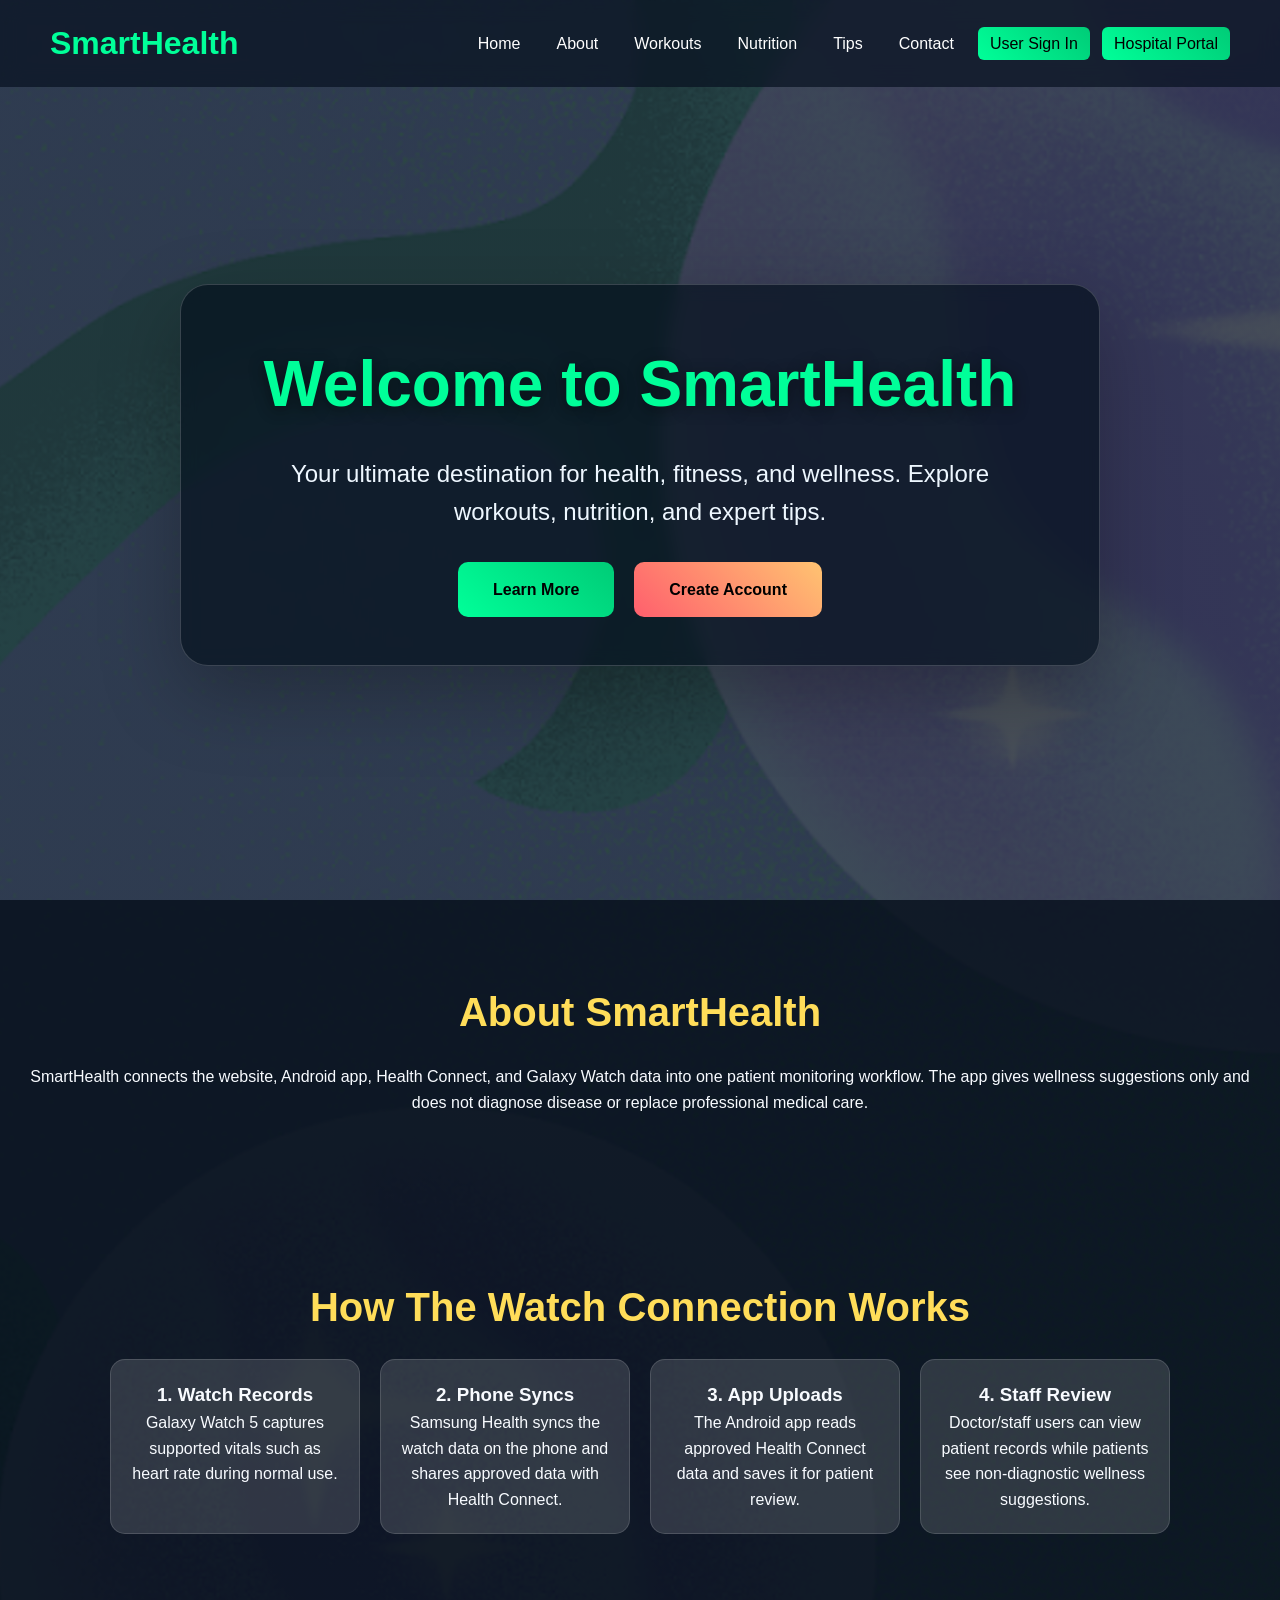
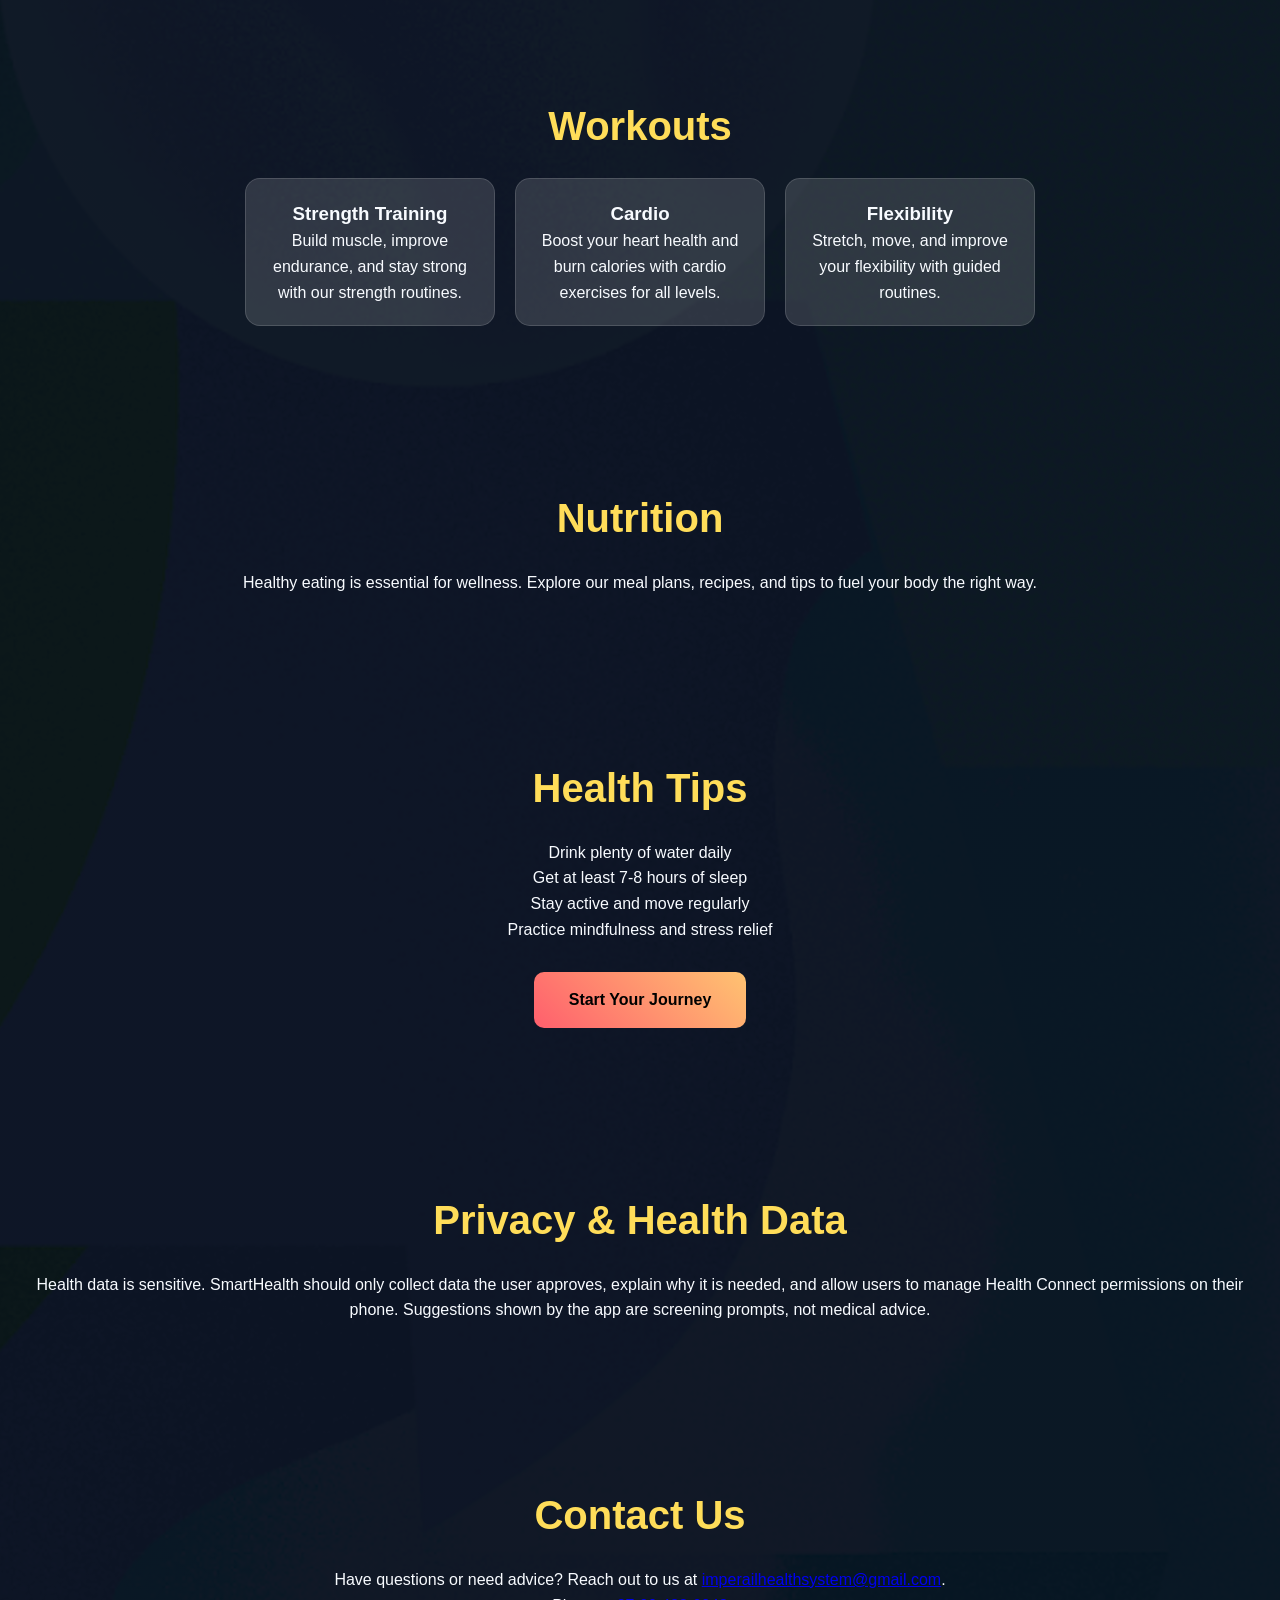
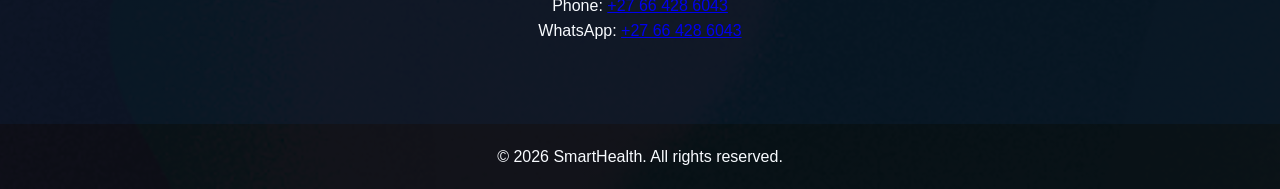
<file: AI HEALTH AGENT/web/index.html>
<!DOCTYPE html>
<html lang="en">
<head>
    <meta charset="UTF-8">
    <meta name="viewport" content="width=device-width, initial-scale=1.0">
    <title>HealthSystem - Your Health Journey</title>
    <link rel="stylesheet" href="style_1.css">
   <!-- <link href="https://fonts.googleapis.com/css2?family=Roboto:wght@400;700&display=swap" rel="stylesheet"> -->
</head>
<body>
    <!-- HEADER -->
    <header>
        <div class="logo" >SmartHealth</div>
        <div class="menu-icon" id="menuIcon">&#9776;</div>
        <nav id="navMenu">
            <ul>
                <li><a href="#home">Home</a></li>
                <li><a href="#about">About</a></li>
                <li><a href="#workouts">Workouts</a></li>
                <li><a href="#nutrition">Nutrition</a></li>
                <li><a href="#tips">Tips</a></li>
                <li><a href="#contact">Contact</a></li>
                <li><a href="user_sign.html" class="cta" >User Sign In</a></li>
                <li><a href="hospital_sign.jsp" class="cta" >Hospital Portal</a></li>
            </ul>
        </nav>
    </header>

    <section id="home" class="hero">
        <div class="hero-text">
            <h1>Welcome to SmartHealth</h1>
            <p>Your ultimate destination for health, fitness, and wellness. Explore workouts, nutrition, and expert tips.</p>
            <div class="hero-buttons">
                <a href="#about" class="btn">Learn More</a>
                <a href="welcome.html" class="btn btn-secondary" >Create Account</a>
            </div>
        </div>
    </section>

    <section id="about" class="info-section">
        <h2>About SmartHealth</h2>
        <p>SmartHealth connects the website, Android app, Health Connect, and Galaxy Watch data into one patient monitoring workflow. The app gives wellness suggestions only and does not diagnose disease or replace professional medical care.</p>
    </section>

    <section id="how-it-works" class="info-section">
        <h2>How The Watch Connection Works</h2>
        <div class="cards">
            <div class="card">
                <h3>1. Watch Records</h3>
                <p>Galaxy Watch 5 captures supported vitals such as heart rate during normal use.</p>
            </div>
            <div class="card">
                <h3>2. Phone Syncs</h3>
                <p>Samsung Health syncs the watch data on the phone and shares approved data with Health Connect.</p>
            </div>
            <div class="card">
                <h3>3. App Uploads</h3>
                <p>The Android app reads approved Health Connect data and saves it for patient review.</p>
            </div>
            <div class="card">
                <h3>4. Staff Review</h3>
                <p>Doctor/staff users can view patient records while patients see non-diagnostic wellness suggestions.</p>
            </div>
        </div>
    </section>

    
    <section id="workouts" class="info-section">
        <h2>Workouts</h2>
        <div class="cards">
            <div class="card">
                <h3>Strength Training</h3>
                <p>Build muscle, improve endurance, and stay strong with our strength routines.</p>
            </div>
            <div class="card">
                <h3>Cardio</h3>
                <p>Boost your heart health and burn calories with cardio exercises for all levels.</p>
            </div>
            <div class="card">
                <h3>Flexibility</h3>
                <p>Stretch, move, and improve your flexibility with guided routines.</p>
            </div>
        </div>
    </section>

    
    <section id="nutrition" class="info-section">
        <h2>Nutrition</h2>
        <p>Healthy eating is essential for wellness. Explore our meal plans, recipes, and tips to fuel your body the right way.</p>
    </section>

   
    <section id="tips" class="info-section">
        <h2>Health Tips</h2>
        
            <p>Drink plenty of water daily</p>
            <p>Get at least 7-8 hours of sleep</p>
            <p>Stay active and move regularly</p>
            <p>Practice mindfulness and stress relief</p>
        
        <div class="hero-buttons section-actions">
            <a href="welcome.html" class="btn btn-secondary">Start Your Journey</a>
        </div>
    </section>

    <section id="privacy" class="info-section">
        <h2>Privacy & Health Data</h2>
        <p>Health data is sensitive. SmartHealth should only collect data the user approves, explain why it is needed, and allow users to manage Health Connect permissions on their phone. Suggestions shown by the app are screening prompts, not medical advice.</p>
    </section>

    
    <section id="contact" class="info-section">
        <h2>Contact Us</h2>
        <p>Have questions or need advice? Reach out to us at <a href="mailto:imperailhealthsystem@gmail.com">imperailhealthsystem@gmail.com</a>.<br>
        Phone: <a href="tel:+27 66 428 6043">+27 66 428 6043</a><br>
        WhatsApp: <a href="https://wa.me/+27 66 428 6043">+27 66 428 6043</a>
        </p>
    </section>

    <footer>
        <p>&copy; 2026 SmartHealth. All rights reserved.</p>
    </footer>

    <script src="script.js"></script>
</body>
</html>
</file>
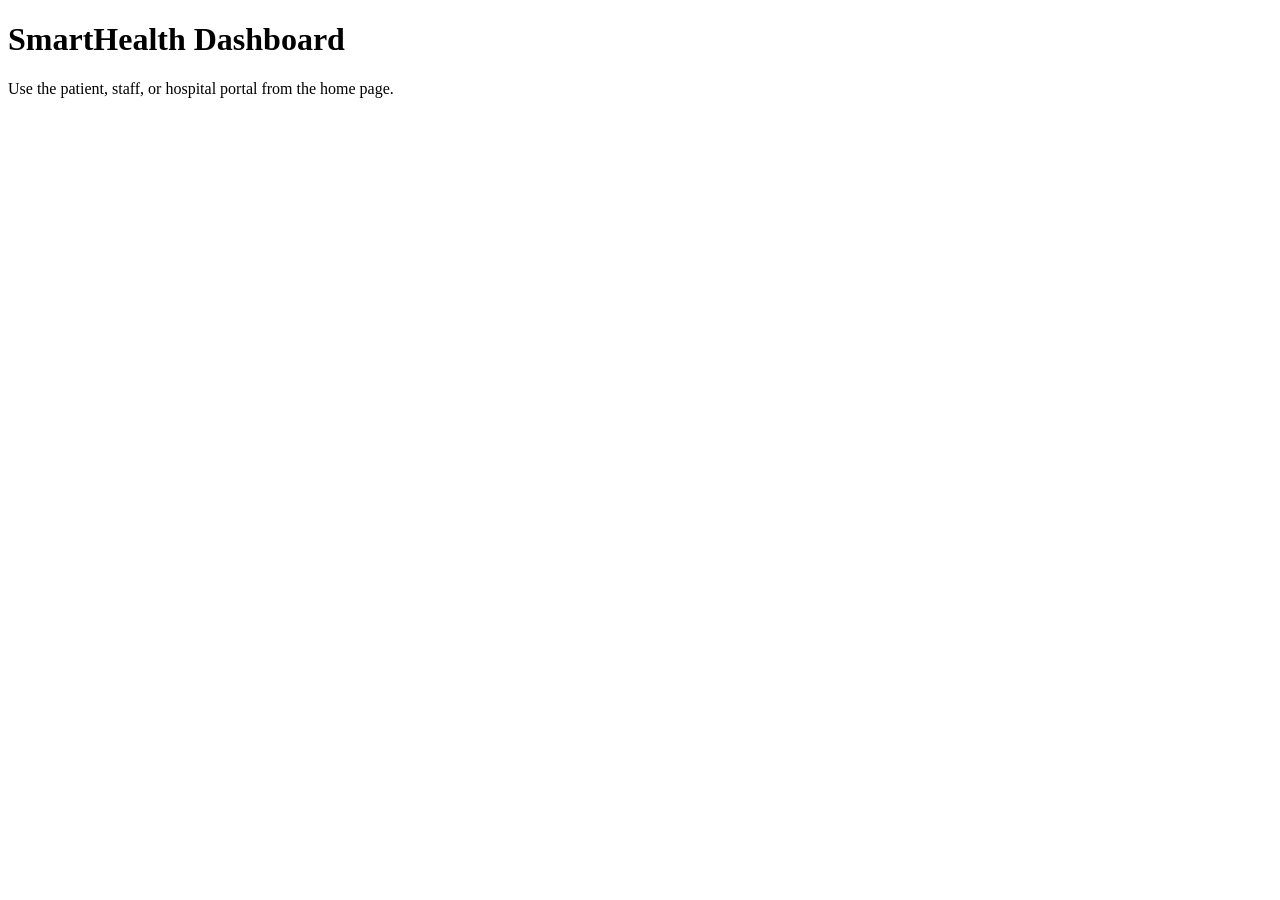
<file: AI HEALTH AGENT/web/dashboard.html>
<!DOCTYPE html>
<!--
Click nbfs://nbhost/SystemFileSystem/Templates/Licenses/license-default.txt to change this license
Click nbfs://nbhost/SystemFileSystem/Templates/JSP_Servlet/Html.html to edit this template
-->
<html>
    <head>
        <title>SmartHealth Dashboard</title>
        <meta charset="UTF-8">
        <meta name="viewport" content="width=device-width, initial-scale=1.0">
    </head>
    <body>
        <h1>SmartHealth Dashboard</h1>
        <p>Use the patient, staff, or hospital portal from the home page.</p>
    </body>
</html>
</file>
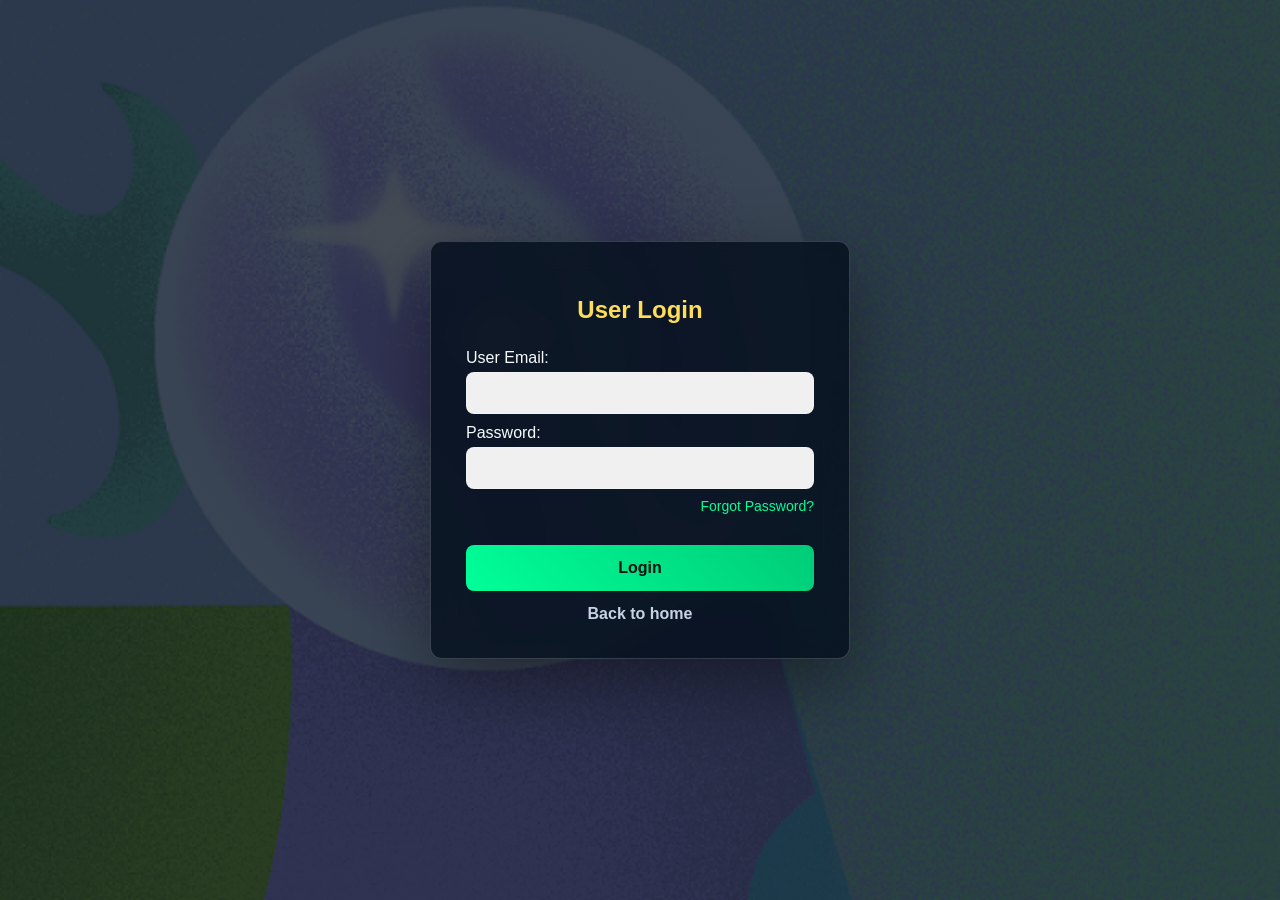
<file: AI HEALTH AGENT/web/user.html>
<!DOCTYPE html>
<html lang="en">
<head>
    <meta charset="UTF-8">
    <meta http-equiv="refresh" content="0;url=user_sign.html">
    <title>SmartHealth Sign In</title>
</head>
<body>
    <p>Redirecting to <a href="user_sign.html">patient sign in</a>.</p>
    <script>
        window.location.replace('user_sign.html');
    </script>
</body>
</html>
</file>
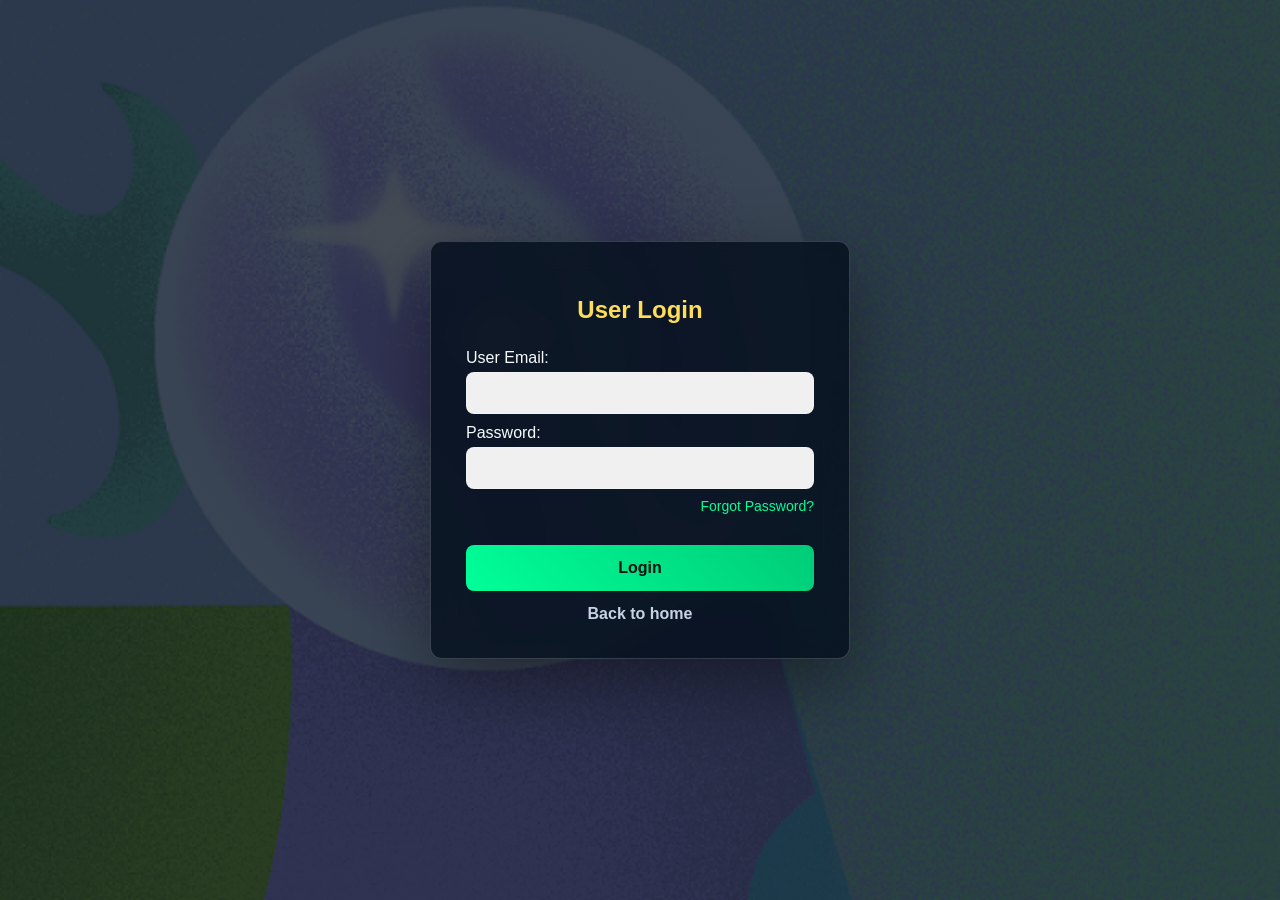
<file: AI HEALTH AGENT/web/user_sign.html>
<!DOCTYPE html>
<html lang="en">
<head>
    <meta charset="UTF-8">
    <meta name="viewport" content="width=device-width, initial-scale=1.0">
    <title>User Login</title>
    <link rel="stylesheet" href="auth.css">
</head>
<body>
    <main class="form-container">
        <h2>User Login</h2>
        <form action="UserConfirmServlet.do" method="post">

    <label for="username">User Email:</label>
    <input type="email" id="username" name="username" required>

    <label for="password">Password:</label>
    <input type="password" id="password" name="password" required>

    <div class="forgot-password">
        <a href="PasswordResetRequestServlet.do">Forgot Password?</a>
    </div>

    <div id="errorMsg" class="error"></div>

    <button type="submit">Login</button>

    <a class="secondary-link" href="index.html">Back to home</a>

</form>
    </main>
</body>
</html>
</file>
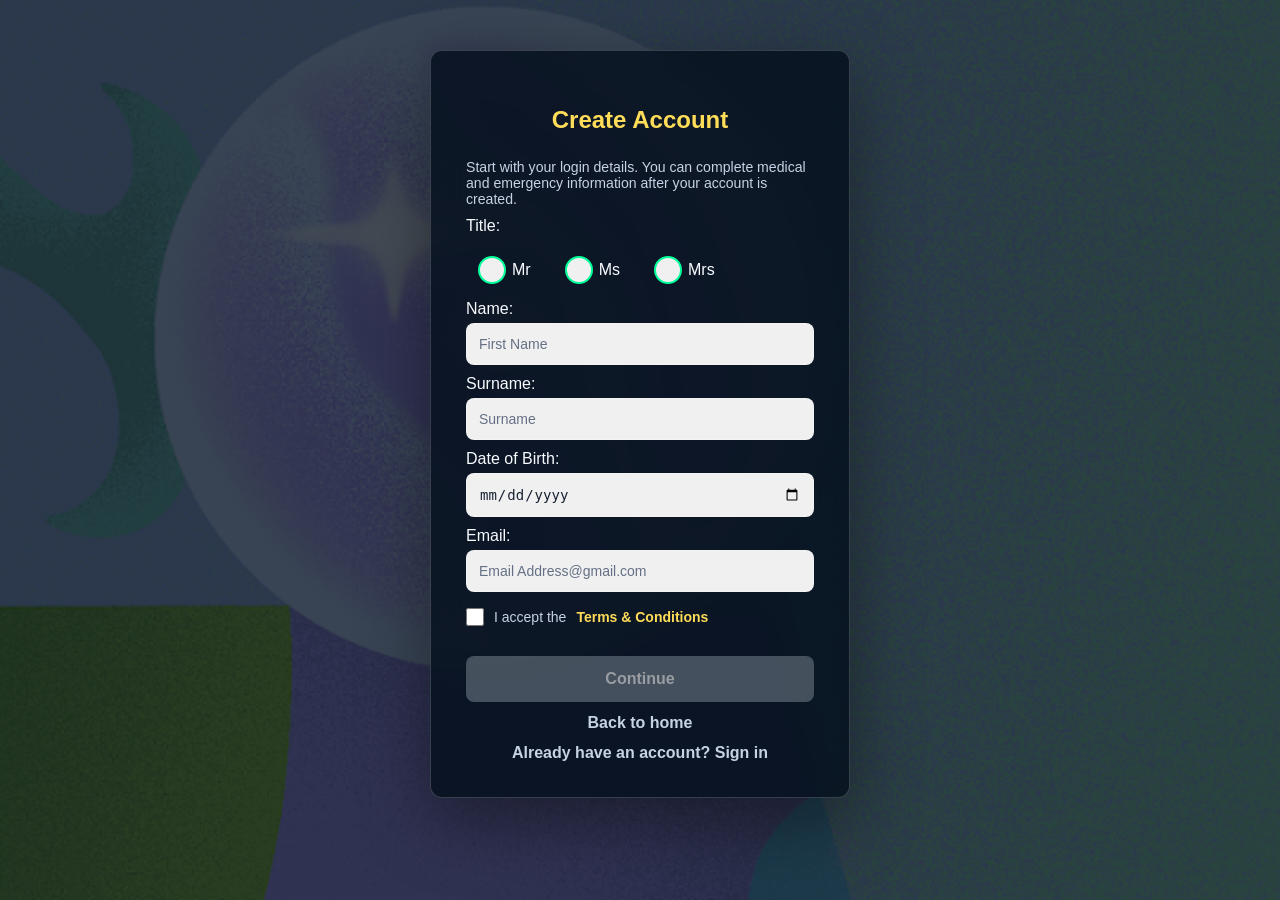
<file: AI HEALTH AGENT/web/welcome.html>
<!DOCTYPE html>
<html lang="en">
<head>
    <meta charset="UTF-8">
    <title>Registration Form</title>
    <link rel="stylesheet" href="style.css">
</head>
<body>

<div class="form-container">

    <h2>Create Account</h2>
    <p class="field-help">Start with your login details. You can complete medical and emergency information after your account is created.</p>

    <form action="SaveDataServlet.do" method="post">

        <label>Title:</label>
        <div class="radio-group">
                <label class="radio-option"><input type="radio" name="title" value="Mr"> Mr</label>
                <label class="radio-option"><input type="radio" name="title" value="Ms"> Ms</label>
                <label class="radio-option"><input type="radio" name="title" value="Mrs"> Mrs</label>
        </div>

        <label>Name:</label>
<input type="text" placeholder="First Name" name="first_name" required>

<label>Surname:</label>
<input type="text" placeholder="Surname" name="surname" required>

    <label for="dob">Date of Birth:</label>
    <input type="date" id="dob" name="dob" required>

	<label>Email:</label>
	<input type="email" placeholder="Email Address@gmail.com" name="email" required 
	pattern="^[a-zA-Z0-9._%+-]+@gmail\.com$">

	<div class="terms-box">
    <label class="checkbox-option">
        <input type="checkbox" id="termsCheckbox">
        I accept the 
        <a href="documents/Health_System_Terms.html" target="_blank">
            Terms & Conditions
        </a>
    </label>
</div>

<button type="submit" id="submitBtn" disabled>Continue</button>
        <a class="back-link" href="index.html">Back to home</a>
        <a class="back-link" href="user_sign.html">Already have an account? Sign in</a>

    </form>

</div>
    
<script src="patient-date.js"></script>
<script src="registration.js"></script>

</body>
</html>
</file>
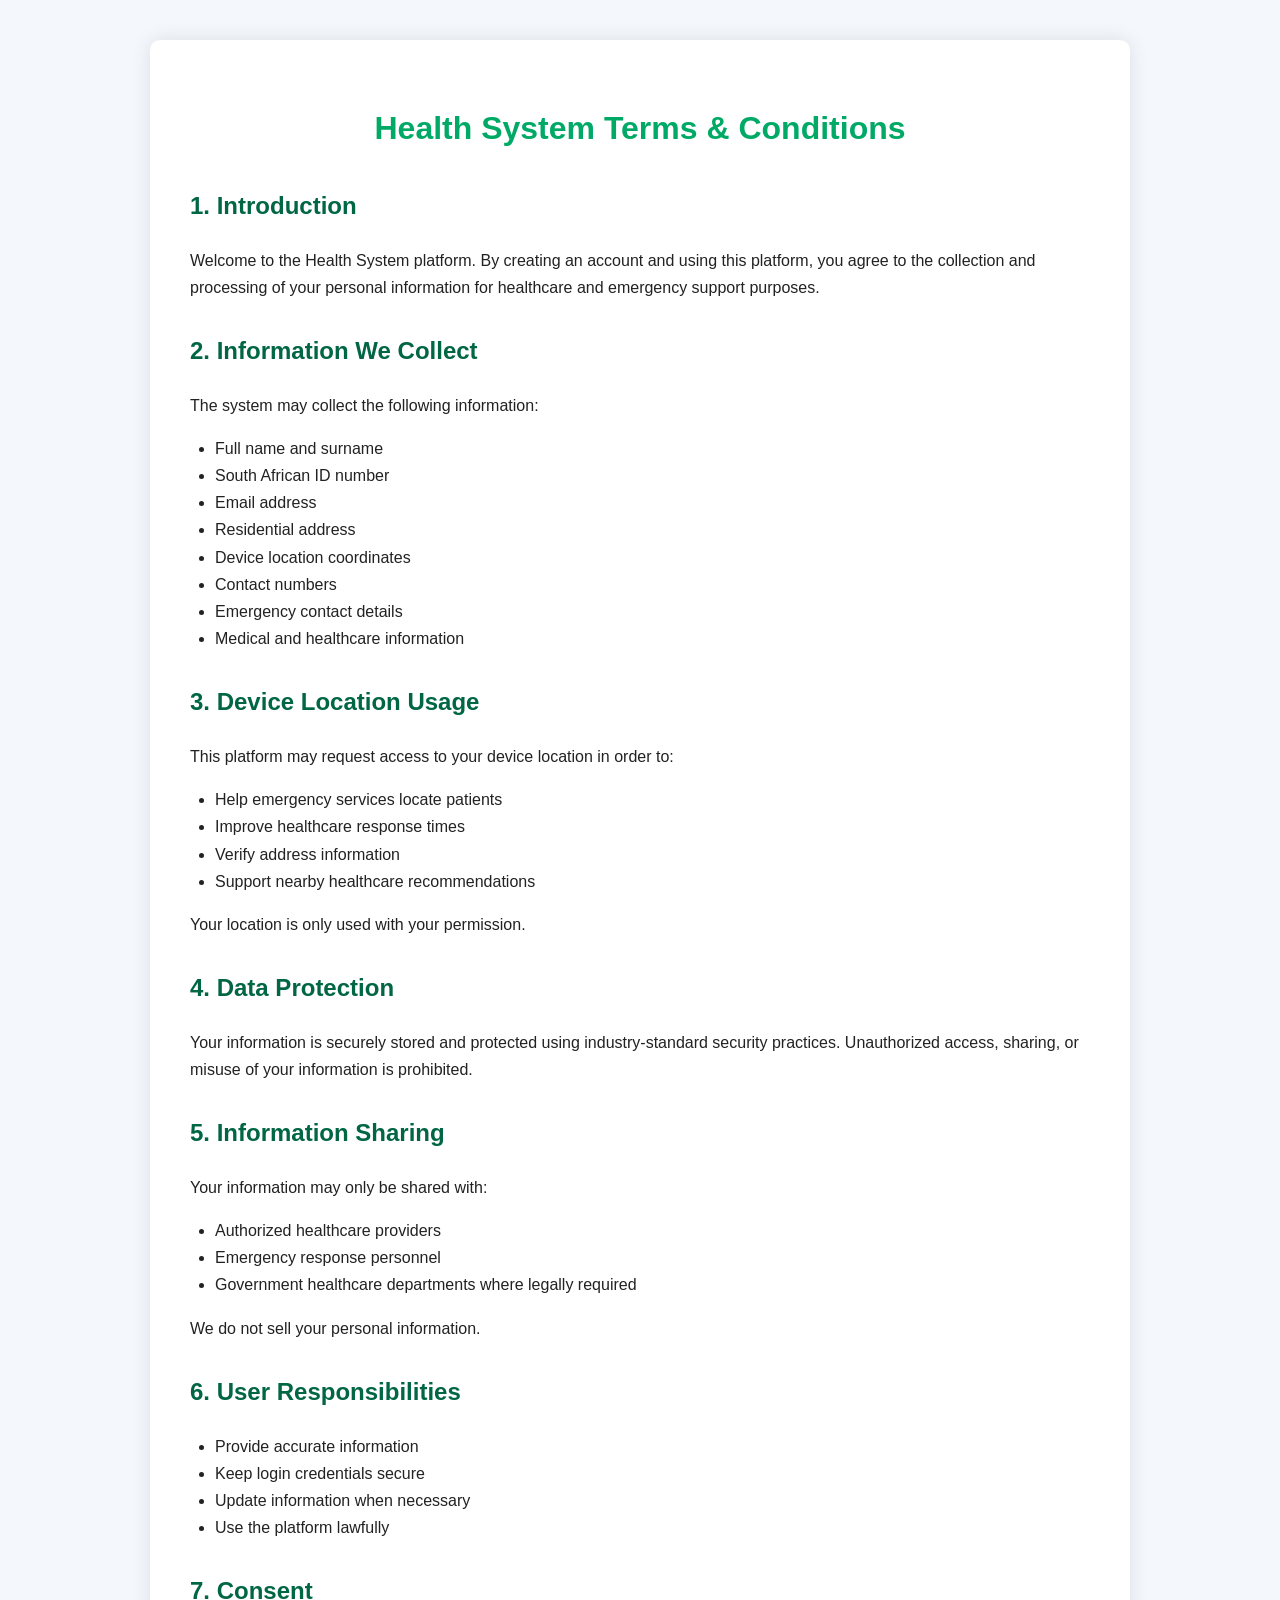
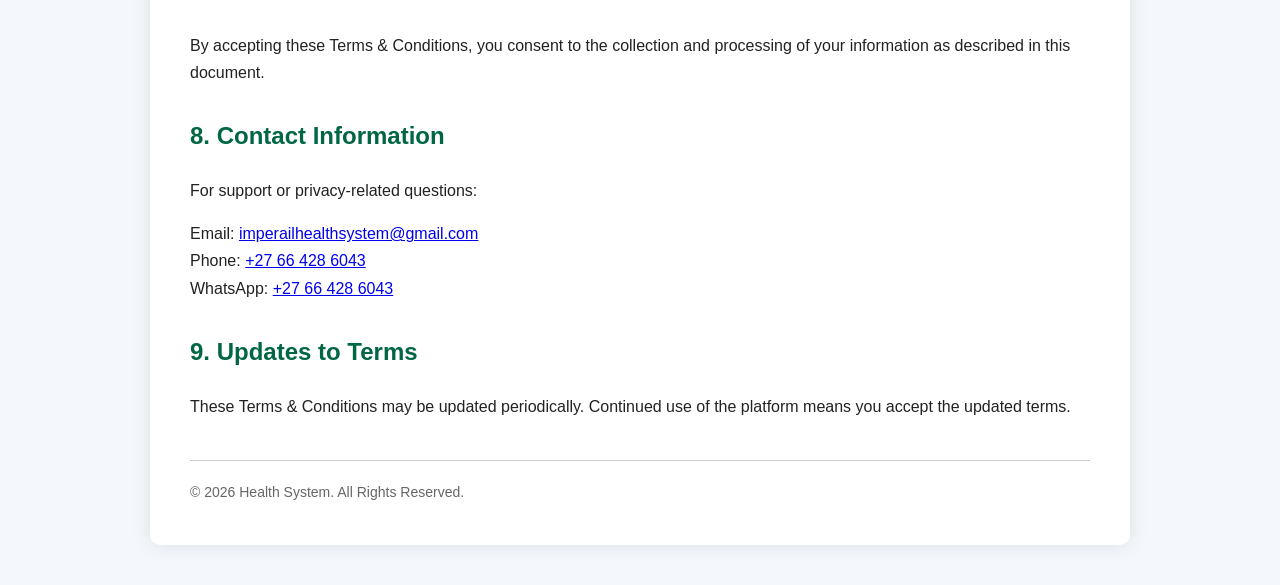
<file: AI HEALTH AGENT/web/documents/Health_System_Terms.html>
<!DOCTYPE html>
<html lang="en">
<head>
<meta charset="UTF-8">
<title>Health System Terms & Conditions</title>

<style>

body{
    font-family: Arial, sans-serif;
    background:#f4f7fb;
    margin:0;
    padding:40px;
    color:#222;
    line-height:1.7;
}

.container{
    max-width:900px;
    margin:auto;
    background:white;
    padding:40px;
    border-radius:10px;
    box-shadow:0 0 20px rgba(0,0,0,0.1);
}

h1{
    text-align:center;
    color:#00aa66;
    margin-bottom:30px;
}

h2{
    color:#006644;
    margin-top:30px;
}

p, li{
    font-size:16px;
}

ul{
    padding-left:25px;
}

.footer{
    margin-top:40px;
    padding-top:20px;
    border-top:1px solid #ccc;
    color:#666;
    font-size:14px;
}

</style>
</head>

<body>

<div class="container">

<h1>Health System Terms & Conditions</h1>

<h2>1. Introduction</h2>

<p>
Welcome to the Health System platform. By creating an account and using this platform,
you agree to the collection and processing of your personal information for healthcare
and emergency support purposes.
</p>

<h2>2. Information We Collect</h2>

<p>The system may collect the following information:</p>

<ul>
    <li>Full name and surname</li>
    <li>South African ID number</li>
    <li>Email address</li>
    <li>Residential address</li>
    <li>Device location coordinates</li>
    <li>Contact numbers</li>
    <li>Emergency contact details</li>
    <li>Medical and healthcare information</li>
</ul>

<h2>3. Device Location Usage</h2>

<p>
This platform may request access to your device location in order to:
</p>

<ul>
    <li>Help emergency services locate patients</li>
    <li>Improve healthcare response times</li>
    <li>Verify address information</li>
    <li>Support nearby healthcare recommendations</li>
</ul>

<p>
Your location is only used with your permission.
</p>

<h2>4. Data Protection</h2>

<p>
Your information is securely stored and protected using industry-standard security
practices. Unauthorized access, sharing, or misuse of your information is prohibited.
</p>

<h2>5. Information Sharing</h2>

<p>Your information may only be shared with:</p>

<ul>
    <li>Authorized healthcare providers</li>
    <li>Emergency response personnel</li>
    <li>Government healthcare departments where legally required</li>
</ul>

<p>
We do not sell your personal information.
</p>

<h2>6. User Responsibilities</h2>

<ul>
    <li>Provide accurate information</li>
    <li>Keep login credentials secure</li>
    <li>Update information when necessary</li>
    <li>Use the platform lawfully</li>
</ul>

<h2>7. Consent</h2>

<p>
By accepting these Terms & Conditions, you consent to the collection and processing
of your information as described in this document.
</p>

<h2>8. Contact Information</h2>

<p>
For support or privacy-related questions:
</p>

<p>
Email: <a href="mailto:imperailhealthsystem@gmail.com">imperailhealthsystem@gmail.com</a> <br>
Phone: <a href="tel:+27 66 428 6043">+27 66 428 6043</a><br>
WhatsApp: <a href="https://wa.me/+27 66 428 6043">+27 66 428 6043</a>
</p>

<h2>9. Updates to Terms</h2>

<p>
These Terms & Conditions may be updated periodically. Continued use of the platform
means you accept the updated terms.
</p>

<div class="footer">
    © 2026 Health System. All Rights Reserved.
</div>

</div>

</body>
</html>
</file>
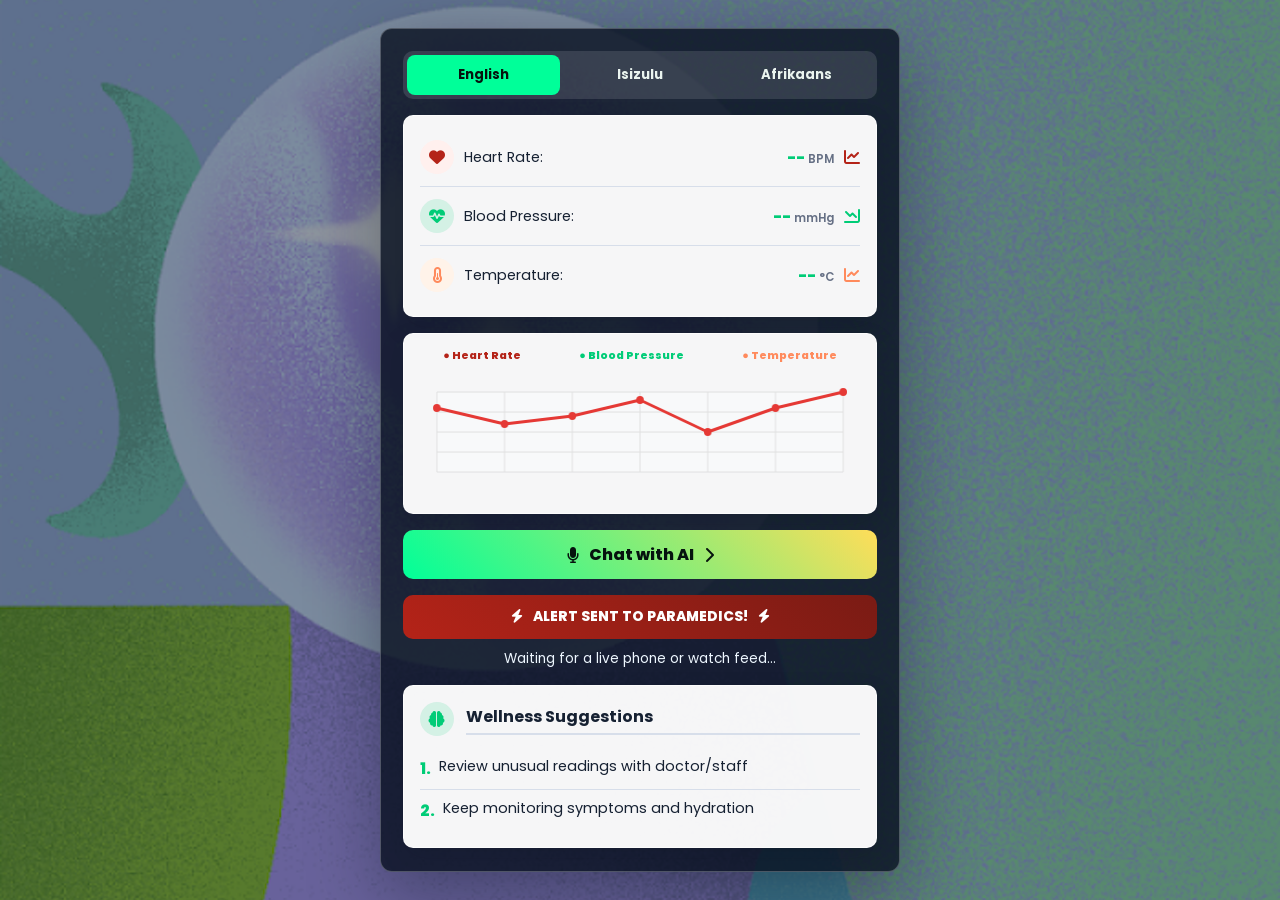
<file: AI HEALTH AGENT/web/user/healthApp.html>
<!DOCTYPE html>
<html lang="en">
<head>
    <meta charset="UTF-8">
    <meta name="viewport" content="width=device-width, initial-scale=1.0">
    <title>MyHealthApp</title>
    <link rel="stylesheet" href="style_2.css?v=live-feed-20260501b">
    <link href="https://fonts.googleapis.com/css2?family=Poppins:wght@400;500;600;700;800&display=swap" rel="stylesheet">
    <link rel="stylesheet" href="https://cdnjs.cloudflare.com/ajax/libs/font-awesome/6.4.0/css/all.min.css">
</head>
<body>

    <!-- Background -->
    <div class="bg-overlay"></div>

    <!-- Phone Frame -->
    <div class="phone-frame">

        <!-- Scrollable Content -->
        <div class="phone-content">

            <!-- Language Tabs -->
            <div class="lang-tabs">
                <button class="tab active" onclick="selectTab(this); changeTextE()">English</button>
                <button class="tab" onclick="selectTab(this); changeTextI()">Isizulu</button>
                <button class="tab" onclick="selectTab(this); changeTextA()">Afrikaans</button>
            </div>

            <!-- Vitals Card -->
            <div class="card vitals-card">
                <div class="vital-row">
                    <div class="vital-left">
                        <span class="vital-icon heart">
                            <i class="fas fa-heart"></i>
                        </span>
                        <span class="vital-label" id="heart">Heart Rate:</span>
                    </div>
                    <div class="vital-right">
                        <span class="vital-value"><span id="heartRateValue">--</span> <span class="vital-unit">BPM</span></span>
                        <span class="trend trend-up">
                            <i class="fas fa-chart-line"></i>
                        </span>
                    </div>
                </div>
                <div class="divider"></div>
                <div class="vital-row">
                    <div class="vital-left">
                        <span class="vital-icon pressure">
                            <i class="fas fa-heart-pulse"></i>
                        </span>
                        <span class="vital-label" id="blood_p">Blood Pressure:</span>
                    </div>
                    <div class="vital-right">
                        <span class="vital-value"><span id="bloodPressureValue">--</span> <span class="vital-unit">mmHg</span></span>
                        <span class="trend trend-down">
                            <i class="fas fa-chart-line fa-flip-horizontal"></i>
                        </span>
                    </div>
                </div>
                <div class="divider"></div>
                <div class="vital-row">
                    <div class="vital-left">
                        <span class="vital-icon temp">
                            <i class="fas fa-temperature-half"></i>
                        </span>
                        <span class="vital-label" id="temp">Temperature:</span>
                    </div>
                    <div class="vital-right">
                        <span class="vital-value"><span id="temperatureValue">--</span> <span class="vital-unit">°C</span></span>
                        <span class="trend trend-mid">
                            <i class="fas fa-chart-line"></i>
                        </span>
                    </div>
                </div>
            </div>

            <!-- Chart Card -->
            <div class="card chart-card">
                <div class="chart-labels">
                    <span class="chart-label red" id="chart_heart">● Heart Rate</span>
                    <span class="chart-label teal" id="chart_blood">● Blood Pressure</span>
                    <span class="chart-label orange" id="chart_temp">● Temperature</span>
                </div>
                <canvas id="healthChart"></canvas>
            </div>

            <!-- Chat with AI Button (Top) -->
            <button class="chat-btn top-chat" onclick="openChat()">
                <i class="fas fa-microphone"></i>
                <span id="chat_ai">Chat with AI</span>
                <i class="fas fa-chevron-right"></i>
            </button>

            <!-- Alert Banner -->
            <div class="alert-banner" id="alertBanner">
                <i class="fas fa-bolt"></i>
                <span id="alert_p">ALERT SENT TO PARAMEDICS!</span>
                <i class="fas fa-bolt"></i>
            </div>
            <p id="syncStatus" class="sync-status">Waiting for a live phone or watch feed...</p>

            <!-- Possible Causes Card -->
            <div class="card causes-card">
                <div class="causes-header">
                    <div class="brain-icon">
                        <i class="fas fa-brain"></i>
                    </div>
                    <div class="causes-title-block">
                        <h3 class="causes-title" id="causes">Wellness Suggestions</h3>
                        <div class="causes-divider-line"></div>
                    </div>
                </div>
                <ul class="causes-list">
                    <li class="cause-item">
                        <span class="cause-number">1.</span>
                        <span class="cause-text" data-key="cause1">Review unusual readings with doctor/staff</span>
                    </li>
                    <li class="cause-item">
                        <span class="cause-number">2.</span>
                        <span class="cause-text" data-key="cause2">Keep monitoring symptoms and hydration</span>
                    </li>
                </ul>
            </div>

        </div>
        <!-- End Phone Content -->

    </div>
    <!-- End Phone Frame -->

    <!-- Chat Modal -->
    <div class="chat-modal" id="chatModal">
        <div class="chat-modal-box">
            <div class="chat-modal-header">
                <span><i class="fas fa-robot"></i> SmartHealth Assistant</span>
                <button onclick="closeChat()"><i class="fas fa-times"></i></button>
            </div>
            <div class="chat-messages" id="chatMessages">
                <div class="chat-bubble ai" id="chat_message">Hello! How can I assist you with your health today?</div>
            </div>
            <div class="chat-input-row">
                <input type="text" id="chatInput" placeholder="Type your message..." onkeydown="handleKey(event)" />
                <button onclick="sendMessage()"><i class="fas fa-paper-plane"></i></button>
            </div>
        </div>
    </div>

    <script src="script_2.js?v=live-feed-20260501b"></script>
</body>
</html>
</file>
<file: AI HEALTH AGENT/web/style_1.css>
/* BASIC RESET */
* {
    margin: 0;
    padding: 0;
    box-sizing: border-box;
}

html {
    overflow-x: hidden;
}

body {
    font-family: 'Roboto', sans-serif;
    line-height: 1.6;
    color: #f8fbff;
    background: linear-gradient(rgba(3, 12, 24, 0.72), rgba(3, 12, 24, 0.72)), url('images/background.png') no-repeat center center/cover;
    scroll-behavior: smooth;
    overflow-x: hidden;
}

/* HEADER */
header {
    display: flex;
    justify-content: space-between;
    align-items: center;
    gap: 24px;
    padding: 18px clamp(18px, 4vw, 50px);
    background: rgba(9, 18, 34, 0.72);
    position: fixed;
    width: 100%;
    z-index: 100;
    backdrop-filter: blur(10px);
}

.logo {
    font-size: 2rem;
    font-weight: bold;
    color: #00ff99;
}

.menu-icon {
    font-size: 2rem;
    cursor: pointer;
    display: none;
    color: #fff;
}

nav ul {
    display: flex;
    list-style: none;
    gap: 12px;
    align-items: center;
    flex-wrap: wrap;
    justify-content: flex-end;
}

nav ul li a {
    text-decoration: none;
    color: #fff;
    font-weight: 500;
    padding: 8px 12px;
    border-radius: 6px;
    transition: 0.3s;
}

nav ul li a:hover {
    background: linear-gradient(45deg, #ff5f6d, #ffc371);
    color: #000;
}

nav ul li a.cta {
    background: linear-gradient(45deg, #00ff99, #00cc77);
    color: #000;
}

/* HERO */
.hero {
    display: flex;
    justify-content: center;
    align-items: center;
    min-height: 100vh;
    text-align: center;
    padding: 120px 20px 70px;
}

.hero-text {
    width: min(920px, 100%);
    padding: clamp(26px, 5vw, 48px);
    border-radius: 28px;
    background: rgba(4, 15, 29, 0.68);
    border: 1px solid rgba(255, 255, 255, 0.18);
    box-shadow: 0 28px 80px rgba(0, 0, 0, 0.26);
    backdrop-filter: blur(8px);
}

.hero-text h1 {
    font-size: clamp(2.4rem, 7vw, 4rem);
    margin-bottom: 20px;
    animation: none;
    color: #00ff99;
    text-shadow: 0 3px 16px rgba(0, 0, 0, 0.48);
}

.hero-text p {
    max-width: 720px;
    margin-left: auto;
    margin-right: auto;
    font-size: clamp(1.05rem, 3vw, 1.5rem);
    margin-bottom: 30px;
    animation: none;
    color: #eef7ff;
}

.hero-buttons {
    display: flex;
    justify-content: center;
    flex-wrap: wrap;
    gap: 20px;
}

.section-actions {
    margin-top: 30px;
}

.btn {
    padding: 15px 35px;
    background: linear-gradient(45deg, #00ff99, #00cc77);
    color: #000;
    font-weight: bold;
    text-decoration: none;
    border-radius: 10px;
    transition: transform 0.3s, background 0.3s;
}

.btn:hover {
    transform: scale(1.1);
    background: linear-gradient(45deg, #00cc77, #009944);
}

.btn-secondary {
    background: linear-gradient(45deg, #ff5f6d, #ffc371);
}

.btn-secondary:hover {
    background: linear-gradient(45deg, #ffc371, #ff5f6d);
}

/* INFO SECTIONS */
.info-section {
    padding: 80px 20px;
    text-align: center;
    background: rgba(3, 12, 24, 0.76);
}

.info-section h2 {
    font-size: 2.5rem;
    margin-bottom: 20px;
    color: #ffdd59;
}

.cards {
    display: flex;
    flex-wrap: wrap;
    justify-content: center;
    gap: 20px;
}

.card {
    background: rgba(255,255,255,0.14);
    padding: 20px;
    width: 250px;
    border-radius: 15px;
    border: 1px solid rgba(255,255,255,0.14);
    transition: transform 0.3s, box-shadow 0.3s;
}

.card:hover {
    transform: translateY(-10px);
    box-shadow: 0 10px 20px rgba(0,0,0,0.5);
}

/* FOOTER */
footer {
    text-align: center;
    padding: 20px;
    background: rgba(0,0,0,0.7);
}


@media (max-width: 768px) {
    header {
        padding: 14px 18px;
    }

    .logo {
        font-size: 1.55rem;
    }

    .menu-icon {
        display: block;
    }

    nav {
        position: absolute;
        top: 64px;
        left: 18px;
        right: 18px;
        background: rgba(255,255,255,0.96);
        border-radius: 14px;
        display: none;
        width: auto;
        box-shadow: 0 18px 40px rgba(0,0,0,0.25);
    }

    nav ul {
        flex-direction: column;
        gap: 10px;
        padding: 10px;
    }

    nav.show {
        display: block;
    }

    nav ul li a {
        color: #000;
    }

    .cards {
        flex-direction: column;
        align-items: center;
    }

    .hero {
        min-height: 100svh;
        padding: 96px 14px 42px;
    }

    .hero-text {
        width: calc(100vw - 28px);
        max-width: calc(100vw - 28px);
        padding: 24px 18px;
    }

    .hero-text h1 {
        font-size: 1.9rem;
        overflow-wrap: anywhere;
        word-break: break-word;
        white-space: normal;
    }

    .hero-text p {
        font-size: 0.98rem;
        overflow-wrap: anywhere;
    }

    .hero-buttons {
        flex-direction: column;
        gap: 12px;
    }

    .btn {
        width: 100%;
        padding: 14px 18px;
    }

    .info-section {
        padding: 58px 18px;
    }

    .info-section h2 {
        font-size: 2rem;
    }
}

/* ANIMATION */
@keyframes fadeIn {
    from {opacity: 0; transform: translateY(20px);}
    to {opacity: 1; transform: translateY(0);}
}
</file>
<file: AI HEALTH AGENT/web/auth.css>
@import url("style.css");

body {
    align-items: center;
    padding-top: 28px;
    padding-bottom: 28px;
}

.form-container {
    width: min(420px, 100%);
}

.portal-actions {
    display: grid;
    grid-template-columns: 1fr 1fr;
    gap: 10px;
    margin: 20px 0;
}

.portal-action {
    min-height: 48px;
    border: 1px solid rgba(255, 255, 255, 0.18);
    border-radius: 10px;
    background: rgba(255, 255, 255, 0.12);
    color: var(--ink);
    font: inherit;
    font-weight: 800;
    cursor: pointer;
}

.portal-action.active {
    background: linear-gradient(45deg, var(--primary), var(--primary-dark));
    color: #06130e;
}

.portal-panel.hidden {
    display: none;
}

.secondary-link {
    display: block;
    margin-top: 14px;
    text-align: center;
    color: var(--muted);
    font-weight: 700;
    text-decoration: none;
}

.secondary-link:hover {
    color: var(--primary);
}

.error {
    margin-top: 8px;
    color: var(--danger);
    font-size: 0.88rem;
}


.forgot-password{
    text-align: right;
    margin-top: 8px;
    margin-bottom: 10px;
}

.forgot-password a{
    color: #00ff99;
    text-decoration: none;
    font-size: 14px;
    font-weight: 500;
    transition: 0.3s;
}

.forgot-password a:hover{
    text-decoration: underline;
    color: #00cc77;
}

.reset-text{
    color: #c7d2e5;
    text-align: center;
    margin-bottom: 20px;
    font-size: 14px;
}

.message {
    border-radius: 8px;
    padding: 12px;
    margin: 12px 0;
    font-size: 0.92rem;
    font-weight: 700;
}

.message.error {
    color: #ff8a5c;
    background: rgba(255, 138, 92, 0.14);
    border: 1px solid rgba(255, 138, 92, 0.3);
}

.message.success {
    color: #00ff99;
    background: rgba(0, 255, 153, 0.1);
    border: 1px solid rgba(0, 255, 153, 0.26);
}

.message.info {
    color: #ffdd59;
    background: rgba(255, 221, 89, 0.12);
    border: 1px solid rgba(255, 221, 89, 0.28);
}
</file>
<file: AI HEALTH AGENT/web/style.css>
:root {
    --ink: #f8fbff;
    --muted: #c7d2e5;
    --panel: rgba(4, 15, 29, 0.82);
    --primary: #00ff99;
    --primary-dark: #00cc77;
    --accent: #ffdd59;
    --accent-warm: #ff8a5c;
    --line: rgba(255, 255, 255, 0.18);
    --danger: #ff8a5c;
    --field-bg: rgba(255, 255, 255, 0.94);
    --field-ink: #162132;
}

* {
    box-sizing: border-box;
}

body {
    margin: 0;
    font-family: 'Poppins', sans-serif;
    color: var(--ink);
    background: linear-gradient(rgba(3, 12, 24, 0.74), rgba(3, 12, 24, 0.74)), url("images/background.png") no-repeat center center/cover;
    min-height: 100vh;
    display: flex;
    justify-content: center;
    align-items: flex-start;
    padding: 50px 16px 28px;
}

/* ================= FORM CONTAINER ================= */
.form-container {
    background: var(--panel);
    padding: 35px;
    width: min(420px, 100%);
    border: 1px solid var(--line);
    border-radius: 12px;
    box-shadow: 0 24px 70px rgba(0,0,0,0.38);
    backdrop-filter: blur(14px);
}

/* ================= TITLE ================= */
h2 {
    text-align: center;
    margin-bottom: 25px;
    color: var(--accent);
}

/* ================= LABELS ================= */
label {
    font-weight: 500;
    display: block;
    margin-top: 10px;
    color: var(--ink);
}

/* ================= INPUTS ================= */
input,
select,
textarea {
    width: 100%;
    padding: 12px;
    margin-top: 5px;
    border-radius: 8px;
    border: 1px solid var(--line);
    background: var(--field-bg);
    color: var(--field-ink);
    font-size: 14px;
    transition: 0.3s;
}

input::placeholder,
textarea::placeholder {
    color: #647084;
}

input:focus,
select:focus,
textarea:focus {
    border-color: var(--primary);
    box-shadow: 0 0 0 3px rgba(0, 204, 119, 0.16);
    outline: none;
}

textarea {
    resize: none;
}

/* ================= HELP TEXT ================= */
.requirements {
    margin: 8px 0 0;
    padding-left: 20px;
    color: var(--muted);
    font-size: 0.88rem;
}

.field-help,
.form-note {
    margin: 6px 0 8px;
    color: var(--muted);
    font-size: 0.88rem;
}

.form-note.success {
    color: var(--primary);
}

.form-note.error,
.error {
    color: var(--danger);
}

/* ================= SECONDARY BUTTON ================= */
.secondary-action {
    margin-top: 8px;
    background: transparent;
    color: var(--primary);
    border: 1px solid rgba(0, 255, 153, 0.5);
}

.secondary-action:hover {
    background: rgba(0, 255, 153, 0.12);
}

/* ================= CHECKBOX ================= */
.checkbox-option {
    display: flex;
    align-items: center;
    gap: 10px;
    margin: 15px 0 8px;
    color: var(--muted);
    font-size: 14px;
    line-height: 1.5;
}

.checkbox-option input[type="checkbox"] {
    width: 18px;
    height: 18px;
    margin: 0;
    accent-color: var(--primary);
    cursor: pointer;
}

.checkbox-option a {
    color: var(--accent);
    text-decoration: none;
    font-weight: 600;
}

.checkbox-option a:hover {
    text-decoration: underline;
}

/* ================= SUCCESS ================= */
.success-eyebrow {
    margin: 0 0 8px;
    text-align: center;
    color: var(--primary);
    font-weight: 700;
    text-transform: uppercase;
    letter-spacing: 0.08em;
}

.success-message {
    color: var(--muted);
    text-align: center;
    line-height: 1.6;
}

.primary-link-button {
    display: block;
    margin-top: 20px;
    padding: 14px;
    border-radius: 8px;
    background: linear-gradient(45deg, var(--primary), var(--primary-dark));
    color: #06130e;
    font-weight: 700;
    text-align: center;
    text-decoration: none;
}

/* ================= RADIO GROUP ================= */
.radio-group {
    display: flex;
    gap: 10px;
    margin-top: 5px;
}

.radio-option {
    display: flex;
    align-items: center;
    gap: 6px;
    padding: 6px 12px;
    border-radius: 20px;
    cursor: pointer;
    background: transparent;
    transition: 0.3s;
}

.radio-option:hover {
    background: rgba(0, 204, 119, 0.12);
}

.radio-option input[type="radio"] {
    appearance: none;
    width: 16px;
    height: 16px;
    border: 2px solid var(--primary);
    border-radius: 50%;
    position: relative;
    cursor: pointer;
    margin: 0;
}

.radio-option input[type="radio"]:checked::before {
    content: "";
    position: absolute;
    width: 10px;
    height: 10px;
    background: var(--primary);
    border-radius: 50%;
    top: 1px;
    left: 1px;
}

/* ================= BUTTON ================= */
button {
    width: 100%;
    padding: 14px;
    margin-top: 20px;
    border: none;
    border-radius: 8px;
    background: linear-gradient(45deg, var(--primary), var(--primary-dark));
    color: #06130e;
    font-size: 16px;
    font-weight: 600;
    cursor: pointer;
    transition: 0.3s;
}

button:hover:not(:disabled) {
    transform: translateY(-2px);
    box-shadow: 0 5px 15px rgba(0,0,0,0.2);
}

/* ================= DISABLED BUTTON ================= */
button:disabled {
    background: #5f6b77;
    color: #d8d8d8;
    cursor: not-allowed;
    opacity: 0.7;
    transform: none;
    box-shadow: none;
}

/* ================= LINKS ================= */
.back-link {
    display: block;
    margin-top: 12px;
    text-align: center;
    color: var(--muted);
    text-decoration: none;
    font-weight: 600;
}

.back-link:hover {
    color: var(--primary);
}

/* ================= MOBILE ================= */
@media (max-width: 520px) {

    body {
        padding: 22px 12px;
    }

    .form-container {
        padding: 24px 18px;
        border-radius: 16px;
    }

    .radio-group {
        flex-direction: column;
        gap: 6px;
    }

    .checkbox-option {
        align-items: flex-start;
    }
}
</file>
<file: AI HEALTH AGENT/web/user/style_2.css>
@import url("../style_2.css");
</file>
